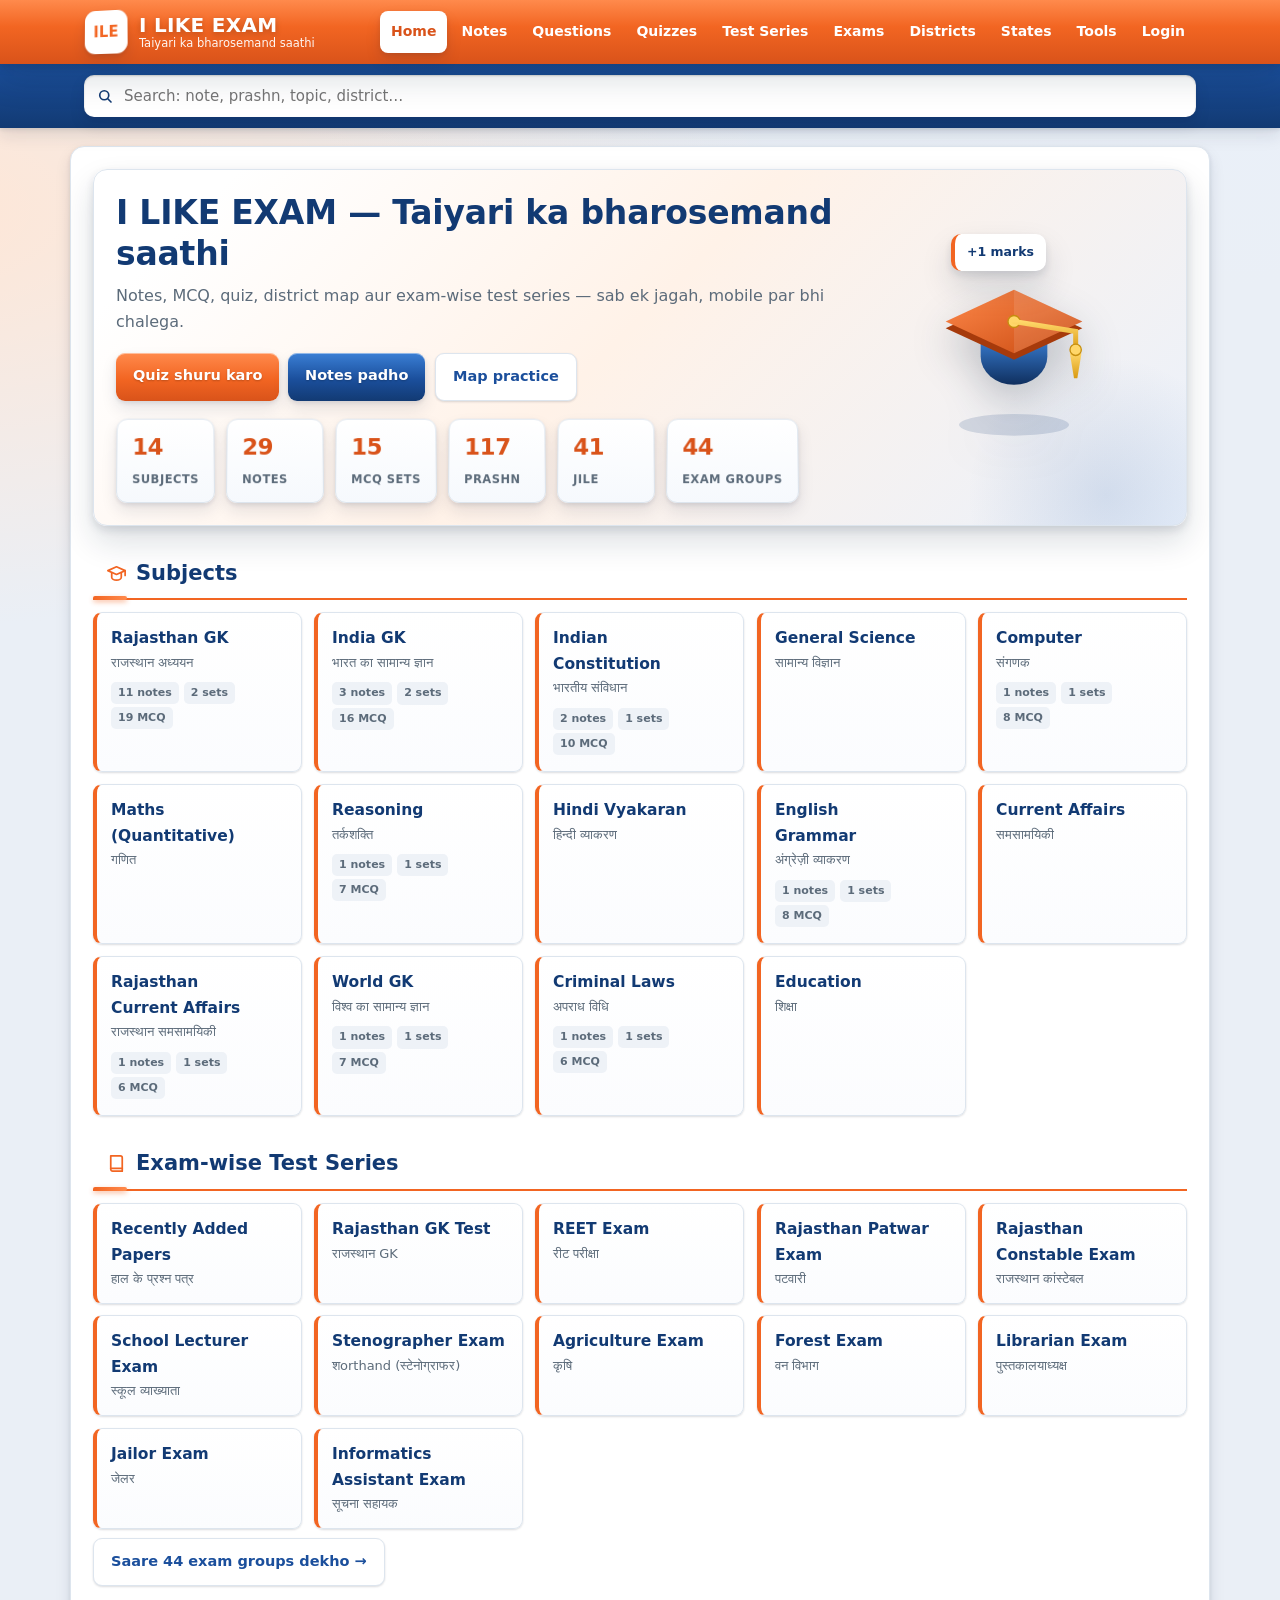
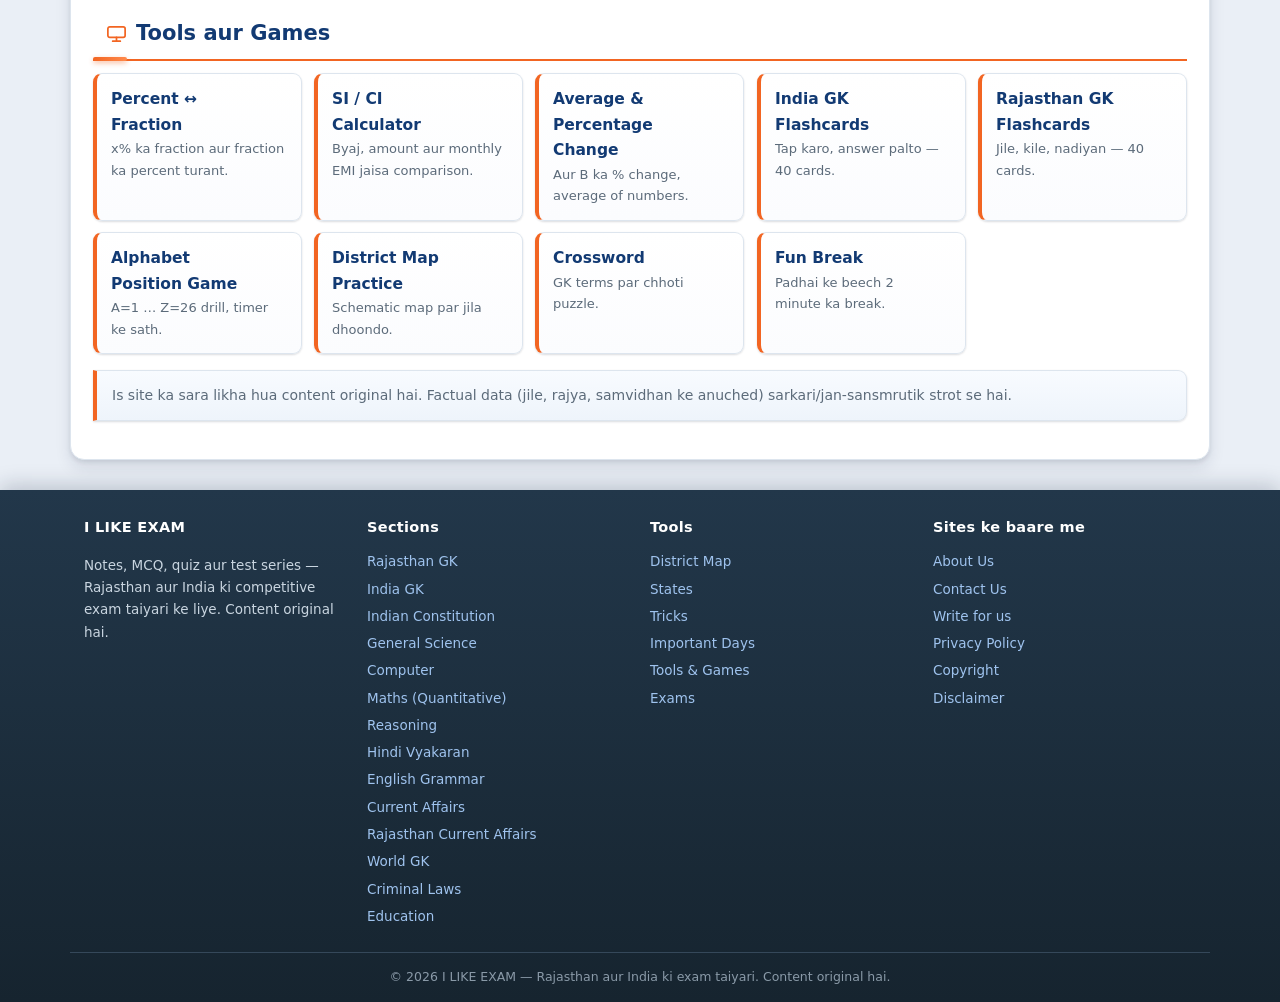
<file: index.html>
<!DOCTYPE html>
<html lang="hi">
<head>
<meta charset="utf-8">
<meta name="viewport" content="width=device-width, initial-scale=1">
<title>I LIKE EXAM — Rajasthan GK, Notes, Quizzes & Test Series</title>
<meta name="description" content="I LIKE EXAM — Rajasthan aur India ki taiyari ke liye notes, MCQ, quiz, district map, tricks aur exam-wise test series.">
<meta name="theme-color" content="#f26522">
<link rel="manifest" href="manifest.webmanifest">
<link rel="icon" href="icons/icon.svg" type="image/svg+xml">
<link rel="apple-touch-icon" href="icons/icon-512.png">
<link rel="canonical" href="https://ilikeexam.vercel.app/">
<meta name="robots" content="index,follow">
<meta property="og:type" content="website">
<meta property="og:site_name" content="I LIKE EXAM">
<meta property="og:title" content="I LIKE EXAM — Rajasthan GK, Notes, Quizzes & Test Series">
<meta property="og:description" content="Rajasthan aur India ki competitive exam ke liye free notes, MCQ, quiz, test series, jile ka map aur short tricks — REET, Patwar, CET, Constable, RAS.">
<meta property="og:url" content="https://ilikeexam.vercel.app/">
<meta property="og:image" content="https://ilikeexam.vercel.app/icons/icon-512.png">
<meta name="twitter:card" content="summary">
<meta name="twitter:title" content="I LIKE EXAM — Rajasthan GK, Notes, Quizzes & Test Series">
<meta name="twitter:description" content="Free notes, MCQ, quiz aur test series — Rajasthan aur India ki exam taiyari ke liye.">
<meta name="apple-mobile-web-app-capable" content="yes">
<meta name="apple-mobile-web-app-title" content="I LIKE EXAM">
<script async src="https://pagead2.googlesyndication.com/pagead/js/adsbygoogle.js?client=ca-pub-7740735026900434" crossorigin="anonymous"></script>
<link rel="stylesheet" href="css/style.css">
</head>
<body>
<a class="skip" href="#main">Skip to main content</a>

<header class="topbar">
  <div class="wrap topbar-inner">
    <a class="brand" href="#/">
      <span class="brand-mark">ILE</span>
      <span class="brand-text"><b>I LIKE EXAM</b><small>Taiyari ka bharosemand saathi</small></span>
    </a>
    <button class="nav-toggle" id="navToggle" aria-expanded="false" aria-controls="mainnav">☰ Menu</button>
    <nav id="mainnav" class="mainnav" aria-label="Main"></nav>
  </div>
</header>

<div class="searchbar">
  <div class="wrap">
    <span class="glass" aria-hidden="true"><svg viewBox="0 0 24 24" fill="none" stroke="currentColor" stroke-width="2.2" stroke-linecap="round"><circle cx="11" cy="11" r="6"/><path d="M20 20l-4.3-4.3"/></svg></span>
    <input id="siteSearch" type="search" placeholder="Search: note, prashn, topic, district…" autocomplete="off">
    <div id="searchResults" class="search-results" hidden></div>
  </div>
</div>

<main id="main" class="wrap page"></main>

<footer class="sitefoot">
  <div class="wrap foot-grid">
    <div>
      <h4>I LIKE EXAM</h4>
      <p>Notes, MCQ, quiz aur test series — Rajasthan aur India ki competitive exam taiyari ke liye. Content original hai.</p>
    </div>
    <div>
      <h4>Sections</h4>
      <ul id="footSubjects"></ul>
    </div>
    <div>
      <h4>Tools</h4>
      <ul id="footTools"></ul>
    </div>
    <div>
      <h4>Sites ke baare me</h4>
      <ul>
        <li><a href="#/about">About Us</a></li>
        <li><a href="#/contact">Contact Us</a></li>
        <li><a href="#/contribute">Write for us</a></li>
        <li><a href="#/privacy">Privacy Policy</a></li>
        <li><a href="#/copyright">Copyright</a></li>
        <li><a href="#/disclaimer">Disclaimer</a></li>
      </ul>
    </div>
  </div>
  <div class="wrap copyline">© <span id="year"></span> I LIKE EXAM — Rajasthan aur India ki exam taiyari. Content original hai.</div>
</footer>

<script src="js/data.js"></script>
<script src="js/icons.js"></script>
<script src="js/app.js"></script>
</body>
</html>
</file>
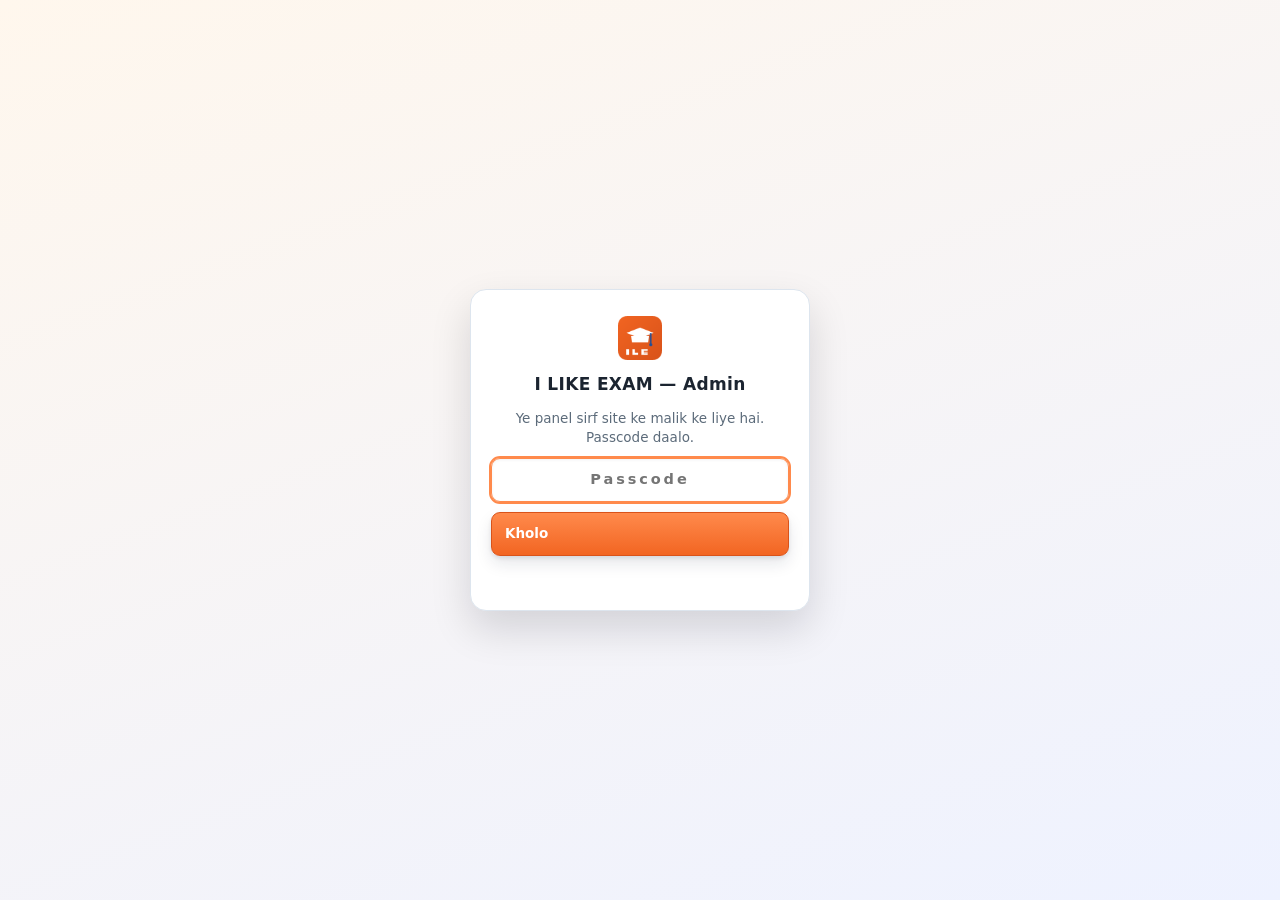
<file: admin.html>
<!DOCTYPE html>
<html lang="hi">
<head>
<meta charset="utf-8">
<meta name="viewport" content="width=device-width, initial-scale=1">
<title>Admin — I LIKE EXAM data panel</title>
<meta name="robots" content="noindex, nofollow, noarchive, nosnippet">
<link rel="icon" href="icons/icon.svg" type="image/svg+xml">
<link rel="stylesheet" href="css/style.css">
<link rel="stylesheet" href="css/admin.css">
<style>
.adm-lock{position:fixed;inset:0;z-index:99;display:flex;align-items:center;justify-content:center;padding:20px;
  background:linear-gradient(160deg,#fff7ed,#eef2ff)}
.adm-lock[hidden]{display:none!important}
.adm-lock-card{width:100%;max-width:340px;display:flex;flex-direction:column;align-items:center;gap:10px;
  background:#fff;border:1px solid var(--line);border-radius:16px;padding:26px 20px;text-align:center;
  box-shadow:0 18px 40px rgba(2,6,23,.14)}
.adm-lock-card b{font-size:17px;letter-spacing:.02em}
.adm-lock-card p{margin:0;color:var(--muted);font-size:13.5px;line-height:1.45}
.adm-lock-card .adm-in{text-align:center;letter-spacing:.2em;font-weight:800}
.adm-lock-card .adm-btn{width:100%;min-height:44px}
.adm-lock-card .adm-lock-msg{min-height:18px;font-size:13px;font-weight:800;color:#b91c1c}
body.adm-locked>*:not(.adm-lock){display:none!important}
</style>
</head>
<body class="adm adm-locked">

<div class="adm-lock" id="admLock">
  <form class="adm-lock-card" id="admLockForm" autocomplete="off">
    <img src="icons/icon-512.png" alt="" width="44" height="44">
    <b>I LIKE EXAM — Admin</b>
    <p>Ye panel sirf site ke malik ke liye hai. Passcode daalo.</p>
    <input class="adm-in" id="admPass" type="password" inputmode="text" autocomplete="current-password"
           placeholder="Passcode" aria-label="Passcode" required>
    <button class="adm-btn" type="submit">Kholo</button>
    <p class="adm-lock-msg" id="admLockMsg" role="alert"></p>
  </form>
</div>

<header class="adm-top">
  <div class="wrap adm-top-inner">
    <div class="adm-brand"><b>ADMIN</b><span>I LIKE EXAM — content panel</span></div>
    <div class="adm-counts" id="admCounts"></div>
    <div class="adm-status" id="admStatus">Khul raha hai…</div>
    <div class="adm-top-actions">
      <a class="adm-btn ghost" href="index.html" target="_blank" rel="noopener">Site kholo</a>
      <button class="adm-btn ghost" type="button" id="admLockBtn" title="Is device par panel band karo">Lock</button>
    </div>
  </div>
</header>

<nav class="adm-tabs" id="admTabs" aria-label="Admin sections"></nav>

<main class="wrap adm-main" id="admMain"></main>

<footer class="adm-foot">
  <div class="wrap">
    <p><b>Ye panel online nahi chalta.</b> Aapke browser me hi kaam karta hai — koi server nahi, koi database nahi.
    Isliye ye site ko bhi nahi badal sakta: yahan likha data turant <em>draft</em> me save hota hai (sirf isi computer ke isi browser me).
    Duniya ko tab dikhega jab aap <b>Publish</b> tab se <code>data.js</code> aur <code>questions.js</code> download karke
    apni site ke <code>js</code> folder me purani files ki jagah rakh kar deploy karoge.</p>
  </div>
</footer>

<script>
/* Panel ka passcode taala. Naya passcode chahiye to neeche CODE ki value badal do.
   Dhyan rahe: static site par ye asli taala nahi ban sakta — code har browser me
   aata hai, isliye aaise-hi ghoomne wale ko rokta hai, jaan-boojh ke todne wale ko nahi. */
(function () {
  var CODE = "ILX2026";
  var KEY = "ile:adm:ok";
  var lock = document.getElementById("admLock");
  var form = document.getElementById("admLockForm");
  var inp = document.getElementById("admPass");
  var msg = document.getElementById("admLockMsg");
  var btn = form.querySelector("button");
  var tries = 0, timer = null;

  function remembered() { try { return localStorage.getItem(KEY) === "1"; } catch (e) { return false; } }

  function load() {
    lock.hidden = true;
    document.body.classList.remove("adm-locked");
    var lockBtn = document.getElementById("admLockBtn");
    if (lockBtn) lockBtn.onclick = function () {
      try { localStorage.removeItem(KEY); } catch (e) {}
      location.reload();
    };
    var files = ["js/data.js", "js/questions.js", "js/admin.js"];
    (function next(i) {
      if (i >= files.length) return;
      var s = document.createElement("script");
      s.src = files[i];
      s.async = false;
      s.onload = function () { next(i + 1); };
      s.onerror = function () { msg.textContent = "File load nahi hui: " + files[i]; };
      document.body.appendChild(s);
    })(0);
  }

  if (remembered()) { load(); return; }

  form.onsubmit = function (e) {
    e.preventDefault();
    if (timer) return;
    if (inp.value.trim().toUpperCase() === CODE) {
      try { localStorage.setItem(KEY, "1"); } catch (err) {}
      load();
      return;
    }
    tries++;
    inp.value = "";
    if (tries < 3) { msg.textContent = "Galat passcode."; return; }
    var left = 15;
    btn.disabled = true;
    msg.textContent = "Galat passcode. " + left + "s ruko…";
    timer = setInterval(function () {
      left--;
      if (left <= 0) {
        clearInterval(timer); timer = null;
        btn.disabled = false; msg.textContent = ""; tries = 0;
      } else {
        msg.textContent = "Galat passcode. " + left + "s ruko…";
      }
    }, 1000);
  };
  inp.focus();
})();
</script>
</body>
</html>
</file>
<file: css/style.css>
/* =============================================================
   I LIKE EXAM — style.css : 3D depth design system (no library)
   ============================================================= */
*{box-sizing:border-box}
:root{
  --orange:#f26522;--orange-d:#d9531a;--orange-l:#ff8a4c;--orange-pale:#fff2e8;
  --blue:#1b4f9c;--blue-d:#123a73;--blue-l:#3a7fd5;--blue-pale:#eaf1fb;
  --ink:#1b2430;--muted:#5c6b7a;--line:#dde5ee;--bg:#eaeff6;--paper:#fff;
  --ok:#1c8a4a;--ok-pale:#e8f6ec;--bad:#c62828;--bad-pale:#fdecec;--gold:#ffc94a;

  --font:system-ui,"Segoe UI",Roboto,"Helvetica Neue","Noto Sans","Noto Sans Devanagari","Nirmala UI",Arial,sans-serif;

  /* elevation steps — har layer ka apna shadow */
  --e1:0 1px 2px rgba(16,32,54,.10),0 1px 3px rgba(16,32,54,.06);
  --e2:0 2px 4px rgba(16,32,54,.10),0 8px 16px rgba(16,32,54,.10);
  --e3:0 4px 8px rgba(16,32,54,.12),0 16px 32px rgba(16,32,54,.14);
  --e4:0 10px 22px rgba(16,32,54,.16),0 30px 60px rgba(16,32,54,.20);
  --inset:inset 0 1px 0 rgba(255,255,255,.45);
  --r:14px;--r-s:9px;
}

html{scroll-behavior:smooth}
html,body{margin:0;padding:0}
body{
  font-family:var(--font);color:var(--ink);font-size:15.5px;line-height:1.65;
  background:
    radial-gradient(1100px 460px at 88% -160px,var(--blue-pale),transparent),
    radial-gradient(900px 420px at -120px 8%,#ffe6d5,transparent),
    linear-gradient(var(--bg),var(--bg));
  -webkit-font-smoothing:antialiased;text-rendering:optimizeLegibility;
}
a{color:var(--blue);text-decoration:none}
a:hover{text-decoration:underline}
img,svg{max-width:100%}
.wrap{max-width:1140px;margin:0 auto;padding:0 14px}
.skip{position:absolute;left:-9999px;top:0;background:#fff;padding:8px;color:var(--blue)}
.skip:focus{left:8px;z-index:99}

/* ---------------- header ---------------- */
.topbar{
  background:linear-gradient(180deg,var(--orange-l),var(--orange) 42%,var(--orange-d));
  color:#fff;box-shadow:var(--e3);position:relative;z-index:30;
}
.topbar::after{content:"";position:absolute;left:0;right:0;bottom:-6px;height:6px;background:linear-gradient(180deg,rgba(18,58,115,.22),transparent)}
.topbar-inner{display:flex;align-items:center;gap:16px;flex-wrap:wrap;padding-top:10px;padding-bottom:10px}
.brand{display:flex;align-items:center;gap:11px;color:#fff}
.brand:hover{text-decoration:none}
.brand-mark{
  width:44px;height:44px;border-radius:11px;background:#fff;color:var(--orange);font-size:15px;font-weight:800;
  display:grid;place-items:center;letter-spacing:.2px;box-shadow:var(--e2),var(--inset);
  transform:perspective(500px) rotateX(10deg) rotateY(-14deg);transition:transform .28s
}
.brand:hover .brand-mark{transform:perspective(500px) rotateX(0) rotateY(0) translateY(-2px)}
.brand-text{display:flex;flex-direction:column;line-height:1.15}
.brand-text b{font-size:20px;font-weight:800;letter-spacing:.3px;text-shadow:0 2px 6px rgba(0,0,0,.22)}
.brand-text small{font-size:11.5px;opacity:.95}
.nav-toggle{display:none;margin-left:auto;background:rgba(255,255,255,.18);border:1px solid rgba(255,255,255,.55);color:#fff;font-size:14.5px;padding:8px 13px;border-radius:8px;cursor:pointer;font-family:inherit;font-weight:700;box-shadow:var(--e1)}
.mainnav{margin-left:auto;display:flex;gap:3px;flex-wrap:wrap}
.mainnav a{color:#fff;padding:9px 11px;border-radius:8px;font-size:14px;font-weight:700;transition:background .16s,transform .16s,box-shadow .16s}
.mainnav a:hover{background:rgba(0,0,0,.16);text-decoration:none;transform:translateY(-1px)}
.mainnav a.on{background:#fff;color:var(--orange-d);box-shadow:var(--e2)}

/* ---------------- search ---------------- */
.searchbar{background:linear-gradient(180deg,var(--blue),var(--blue-d));padding:11px 0;position:relative;box-shadow:var(--e2)}
.searchbar .wrap{position:relative}
#siteSearch{width:100%;padding:12px 14px 12px 40px;border:0;border-radius:10px;font-size:15px;font-family:inherit;box-shadow:var(--e2),inset 0 1px 2px rgba(0,0,0,.18)}
#siteSearch:focus{outline:3px solid var(--gold);outline-offset:1px}
.searchbar .glass{position:absolute;left:26px;top:50%;transform:translateY(-50%);width:18px;height:18px;color:var(--blue-d);pointer-events:none}
.search-results{position:absolute;top:100%;left:14px;right:14px;background:#fff;border:1px solid var(--line);border-radius:0 0 12px 12px;max-height:60vh;overflow:auto;z-index:40;box-shadow:var(--e4)}
.search-results a{display:block;padding:10px 13px;border-bottom:1px solid #f1f3f6;color:var(--ink)}
.search-results a:hover{background:var(--orange-pale);text-decoration:none}
.search-results .kind{font-size:10.5px;color:#fff;background:var(--orange);border-radius:5px;padding:2px 7px;margin-right:8px;text-transform:uppercase;letter-spacing:.4px;font-weight:700}
.search-results .none{padding:13px;color:var(--muted)}

/* ---------------- page shell + 3D entry ---------------- */
.page{
  background:var(--paper);margin:18px auto 30px;padding:22px;border:1px solid var(--line);
  border-radius:var(--r);min-height:52vh;box-shadow:var(--e2);
}
/* fill-mode janbhoojh ke saath nahi: page hamesha visible rehta hai, animation bas chalti hai */
.page.enter{animation:pageIn .38s cubic-bezier(.2,.7,.3,1)}
@keyframes pageIn{from{opacity:0;transform:translateY(14px) scale(.99)}to{opacity:1;transform:none}}
.crumb{font-size:12.5px;color:var(--muted);margin-bottom:14px}
.crumb a{color:var(--blue)}
/* "Back" — breadcrumb ke bagal me chhota pill, har andar wale page par */
.backbtn{
  appearance:none;-webkit-appearance:none;font:inherit;font-size:12px;line-height:1;
  display:inline-flex;align-items:center;vertical-align:-2px;margin:0 9px 0 0;padding:5px 10px 5px 7px;
  border:1px solid var(--line);border-radius:999px;background:#fff;color:var(--blue);
  box-shadow:var(--e1);cursor:pointer;text-shadow:none;
}
.backbtn:hover{background:var(--blue-pale);box-shadow:var(--e2);color:var(--blue-d)}
.backbtn:active{transform:translateY(1px);box-shadow:var(--e1)}
h1{font-size:29px;line-height:1.25;margin:0 0 8px;color:var(--blue-d);font-weight:800;letter-spacing:-.2px}
h2{font-size:21px;margin:30px 0 12px;padding:0 0 8px 12px;border-bottom:2px solid var(--orange);color:var(--blue-d);font-weight:800;position:relative}
h2::before{content:"";position:absolute;left:0;bottom:-2px;width:34px;height:4px;background:linear-gradient(90deg,var(--orange),var(--orange-l));border-radius:2px;box-shadow:0 2px 5px rgba(242,101,34,.45)}
h3{font-size:17.5px;margin:20px 0 9px;color:var(--ink);font-weight:700}
p.lead{color:var(--muted);margin:0 0 18px;font-size:16px}

/* ---------------- 3D hero ---------------- */
.hero{
  background:linear-gradient(135deg,#fff 10%,var(--orange-pale) 48%,var(--blue-pale) 100%);
  border:1px solid var(--line);border-radius:var(--r);padding:22px;display:flex;gap:22px;align-items:center;flex-wrap:wrap;
  box-shadow:var(--e3);position:relative;overflow:hidden
}
.hero::before{content:"";position:absolute;inset:auto -60px -110px auto;width:280px;height:280px;border-radius:50%;background:radial-gradient(circle,rgba(27,79,156,.13),transparent 70%)}
.hero > div{position:relative;z-index:2}
.hero > div:not(.hero3d){flex:1 1 300px}
.hero h1{font-size:33px}
.hero-stats{display:flex;gap:11px;flex-wrap:wrap;margin-top:16px}
.stat{
  background:linear-gradient(180deg,#fff,#f6f9fd);border:1px solid var(--line);border-radius:11px;padding:10px 15px;min-width:98px;
  box-shadow:var(--e2),var(--inset);transform:perspective(600px) rotateX(6deg);transform-origin:50% 100%;
  transition:transform .22s,box-shadow .22s
}
.stat:hover{transform:perspective(600px) rotateX(0) translateY(-3px);box-shadow:var(--e3)}
.stat b{display:block;font-size:23px;color:var(--orange-d);font-variant-numeric:tabular-nums;letter-spacing:-.4px}
.stat span{font-size:11.5px;color:var(--muted);text-transform:uppercase;letter-spacing:.5px;font-weight:700}

.hero3d{flex:0 0 300px;position:relative;perspective:900px;min-height:250px}
.tilt{position:absolute;inset:0;transform-style:preserve-3d;transition:transform .3s ease-out;transform:rotateX(calc(var(--ty,0)*1deg)) rotateY(calc(var(--tx,0)*1deg))}
.stage{position:absolute;left:50%;top:50%;width:250px;height:210px;margin:-105px 0 0 -125px;transform-style:preserve-3d}

/* Topi = ek crisp SVG jo 3D me jhoomti hai. Div-se-bana 3D model edge-on hoke
   toot-ti lines banata tha aur hero se kat-ta tha — isliye SVG wala rasta. */
.cap3d{
  position:absolute;left:50%;top:50%;width:200px;height:187px;margin:-94px 0 0 -100px;
  filter:drop-shadow(0 16px 20px rgba(18,32,54,.24));
  animation:capFloat 7.5s ease-in-out infinite
}
@keyframes capFloat{
  0%,100%{transform:perspective(800px) rotateY(-15deg) rotateX(9deg) translateY(-7px)}
  50%{transform:perspective(800px) rotateY(15deg) rotateX(-7deg) translateY(9px)}
}

.chip3d{position:absolute;display:grid;place-items:center;width:42px;height:42px;border-radius:11px;font-weight:800;font-size:17px;color:#fff;
  background:linear-gradient(160deg,var(--blue-l),var(--blue-d));box-shadow:var(--e3),var(--inset);animation:floaty 6s ease-in-out infinite}
.chip3d.right{background:linear-gradient(160deg,#37b06a,var(--ok))}
.chip3d.wrongc{background:linear-gradient(160deg,#e15b5b,#8e1c1c)}
.chip3d.p1{left:-4px;top:14px;animation-delay:-.4s}
.chip3d.p2{right:6px;top:6px;animation-delay:-2.2s}
.chip3d.p3{left:14px;bottom:20px;animation-delay:-3.6s}
.chip3d.p4{right:-2px;bottom:34px;animation-delay:-1.3s}
@keyframes floaty{0%,100%{transform:translateY(-7px) rotateX(14deg) rotateY(-16deg)}50%{transform:translateY(9px) rotateX(6deg) rotateY(12deg)}}
/* card top-center par hai — diamond ki left tip (SVG x=19) se takrata nahi */
.floatcard{position:absolute;left:62px;top:-8px;padding:8px 12px;border-radius:10px;background:#fff;border-left:4px solid var(--orange);box-shadow:var(--e3);font-size:12.5px;font-weight:800;color:var(--blue-d);animation:floaty 7.5s ease-in-out infinite;animation-delay:-2s}

/* ---------------- tiles with 3D tilt ---------------- */
.grid{display:grid;gap:12px;grid-template-columns:repeat(auto-fill,minmax(180px,1fr))}
.grid.wide{grid-template-columns:repeat(auto-fill,minmax(250px,1fr))}
.tile{
  display:block;background:linear-gradient(180deg,#fff,#fbfcfe);border:1px solid var(--line);border-left:4px solid var(--orange);
  border-radius:var(--r-s);padding:13px 14px;color:var(--ink);box-shadow:var(--e1);
  transform:perspective(700px) translateZ(0);transform-style:preserve-3d;
  transition:transform .2s cubic-bezier(.2,.7,.3,1),box-shadow .2s,border-color .2s
}
.tile:hover{background:linear-gradient(180deg,#fff,var(--orange-pale));text-decoration:none;box-shadow:var(--e3);transform:perspective(700px) translateY(-5px) rotateX(6deg)}
.tile:active{transform:perspective(700px) translateY(-1px) rotateX(2deg)}
.tile b{display:block;font-size:15.5px;color:var(--blue-d);font-weight:800}
.tile .hi{display:block;font-size:13px;color:var(--muted)}
.tile .meta{display:block;margin-top:9px;font-size:11px;color:var(--muted)}
.tile .meta i{font-style:normal;background:#eef2f7;border-radius:5px;padding:2px 7px;margin-right:5px;font-weight:700;display:inline-block;margin-bottom:3px}
.tile .ic{float:right;margin:-2px -4px 6px 8px;width:28px;height:28px;color:var(--orange);opacity:.9}
.ic svg{width:100%;height:100%;display:block}
.ic.inline{display:inline-block;width:23px;height:23px;vertical-align:-5px;margin-right:8px;color:var(--orange)}
h1 .ic.inline{width:27px;height:27px;vertical-align:-6px}

/* ---------------- buttons ---------------- */
.btn{
  display:inline-block;background:linear-gradient(180deg,var(--orange-l),var(--orange) 55%,var(--orange-d));color:#fff;border:0;
  border-radius:9px;padding:11px 17px;font-size:14.5px;font-weight:800;cursor:pointer;font-family:inherit;
  box-shadow:var(--e2),var(--inset);text-shadow:0 1px 2px rgba(0,0,0,.22);
  transform:perspective(500px);transition:transform .14s,box-shadow .14s,filter .14s
}
.btn:hover{color:#fff;text-decoration:none;transform:perspective(500px) translateY(-2px);box-shadow:var(--e3);filter:saturate(1.1)}
.btn:active{transform:perspective(500px) translateY(1px);box-shadow:var(--e1)}
.btn.blue{background:linear-gradient(180deg,var(--blue-l),var(--blue) 55%,var(--blue-d))}
.btn.ghost{background:#fff;color:var(--blue);border:1px solid var(--line);box-shadow:var(--e1);text-shadow:none}
.btn.ghost:hover{background:var(--blue-pale)}
.btnrow{display:flex;gap:9px;flex-wrap:wrap;margin:16px 0}

/* ---------------- tables ---------------- */
table.tb{width:100%;border-collapse:separate;border-spacing:0;font-size:14.5px;margin:12px 0;border:1px solid var(--line);border-radius:var(--r-s);overflow:hidden;box-shadow:var(--e1)}
table.tb th{background:linear-gradient(180deg,var(--blue-l),var(--blue));color:#fff;text-align:left;padding:10px;font-size:13px;font-weight:700;letter-spacing:.2px}
table.tb td{padding:9px 11px;border-bottom:1px solid var(--line)}
table.tb tr:nth-child(even) td{background:#f8fafd}
table.tb tr:last-child td{border-bottom:0}
table.tb tr:hover td{background:var(--orange-pale)}
.table-scroll{overflow-x:auto;-webkit-overflow-scrolling:touch}

/* ---------------- notes / articles ---------------- */
.note{border-bottom:1px dashed var(--line);padding:12px 0;transition:padding-left .18s}
.note:hover{padding-left:6px}
.note a{font-weight:700;font-size:16.5px}
.note small{display:block;color:var(--muted);font-weight:400;font-size:12.5px}
.article{max-width:840px}
.article h2{margin-top:26px}
.article .box{background:linear-gradient(180deg,#f7fafd,#eff4fb);border:1px solid var(--line);border-left:4px solid var(--blue);padding:13px 15px;margin:16px 0;border-radius:0 var(--r-s) var(--r-s) 0;box-shadow:var(--e1)}
.article ul{padding-left:22px}
.article li{margin:5px 0}
.article img{display:block;max-width:100%;height:auto;margin:16px 0;border-radius:10px;border:1px solid var(--line);box-shadow:var(--e1)}
.kv{display:grid;grid-template-columns:190px 1fr;gap:5px 14px;font-size:14.5px}
.kv dt{color:var(--muted)}
.kv dd{margin:0;font-weight:700}

/* ---------------- chips ---------------- */
.optbar{display:flex;gap:9px;flex-wrap:wrap;margin-bottom:16px;align-items:center}
.chip{border:1px solid var(--line);background:#fff;border-radius:18px;padding:6px 13px;font-size:13px;cursor:pointer;color:var(--ink);font-weight:700;box-shadow:var(--e1);transition:transform .15s,background .15s}
.chip:hover{background:var(--blue-pale);text-decoration:none;transform:translateY(-2px)}
.chip.on{background:linear-gradient(180deg,var(--blue-l),var(--blue));color:#fff;border-color:var(--blue);box-shadow:var(--e2)}

/* ---------------- quiz ---------------- */
.qcard{border:1px solid var(--line);border-radius:var(--r);padding:16px;margin:0 0 14px;background:#fff;box-shadow:var(--e2)}
.qcard .qn{font-size:12px;color:var(--muted);font-weight:700;letter-spacing:.4px;text-transform:uppercase}
.qcard .qt{font-weight:700;margin:5px 0 12px;font-size:17px;line-height:1.45}
.opt{
  display:block;width:100%;text-align:left;background:linear-gradient(180deg,#fbfcfe,#f5f8fc);border:1px solid var(--line);border-radius:9px;
  padding:11px 13px;margin:7px 0;cursor:pointer;font-family:inherit;font-size:15.5px;color:var(--ink);
  box-shadow:var(--e1);transform:perspective(600px);transition:transform .14s,box-shadow .14s,background .14s,border-color .14s
}
.opt:hover{background:var(--orange-pale);border-color:var(--orange);transform:perspective(600px) translateX(3px) translateY(-1px);box-shadow:var(--e2)}
.opt.right{background:linear-gradient(180deg,#eefaf1,var(--ok-pale));border-color:var(--ok);color:#12603a;font-weight:800;box-shadow:0 0 0 3px rgba(28,138,74,.14)}
.opt.wrong{background:linear-gradient(180deg,#fef3f3,var(--bad-pale));border-color:var(--bad);color:#8e1c1c}
.opt:disabled{cursor:default;transform:none}
.explain{font-size:13.5px;color:var(--muted);margin-top:10px;padding-top:10px;border-top:1px dashed var(--line)}
.explain b{color:var(--ok)}

.quizhead{position:sticky;top:0;background:rgba(255,255,255,.97);backdrop-filter:blur(4px);border-bottom:1px solid var(--line);padding:12px 0;margin:-22px -22px 16px;padding-left:22px;padding-right:22px;z-index:5;box-shadow:var(--e1)}
.quizhead .row{display:flex;justify-content:space-between;align-items:center;gap:12px;flex-wrap:wrap}
.bar{height:8px;background:#e9edf3;border-radius:5px;overflow:hidden;margin-top:10px;box-shadow:inset 0 1px 2px rgba(0,0,0,.12)}
.bar i{display:block;height:100%;background:linear-gradient(90deg,var(--orange),var(--gold));width:0;transition:width .25s;box-shadow:0 0 8px rgba(242,101,34,.6)}
.pill{font-size:13px;background:var(--blue-pale);border:1px solid #cfe0f7;border-radius:16px;padding:4px 12px;color:var(--blue-d);font-weight:800}
.result{text-align:center;padding:30px 12px}
.result .score{font-size:54px;font-weight:800;color:var(--orange-d);letter-spacing:-1px;text-shadow:0 3px 10px rgba(242,101,34,.25)}
.result table{margin:20px auto 0;max-width:640px}

/* ---------------- district map ---------------- */
.mapwrap{display:grid;grid-template-columns:1fr 320px;gap:18px;align-items:start}
.mapbox{background:linear-gradient(160deg,#f7fafd,#eaf1fb);border:1px solid var(--line);border-radius:var(--r);padding:14px;box-shadow:var(--e2)}
.mapbox svg{width:100%;height:auto;display:block;filter:drop-shadow(0 6px 14px rgba(18,32,54,.16))}
.dcell{fill:#cfe0f5;stroke:#fff;stroke-width:2;cursor:pointer;transition:fill .16s}
.dcell:hover{fill:var(--orange)}
.dcell.hit{fill:#8fd3a8}
.dcell.miss{fill:#f3b0b0}
.dlabel{font-size:8px;fill:#123a73;pointer-events:none;text-anchor:middle;font-family:var(--font)}

/* ---------------- tabs / calendar ---------------- */
.tabs{display:flex;gap:7px;border-bottom:2px solid var(--orange);margin:20px 0 15px;flex-wrap:wrap}
.tabs button{background:#eef2f7;border:1px solid var(--line);border-bottom:0;border-radius:8px 8px 0 0;padding:9px 15px;font-family:inherit;font-size:14px;cursor:pointer;font-weight:700;color:var(--muted)}
.tabs button.on{background:linear-gradient(180deg,var(--orange-l),var(--orange));color:#fff;border-color:var(--orange);box-shadow:var(--e2)}
.cal{display:grid;grid-template-columns:repeat(7,1fr);gap:7px}
.cal .h{background:linear-gradient(180deg,var(--blue-l),var(--blue));color:#fff;text-align:center;padding:7px;font-size:12px;border-radius:7px;font-weight:700;box-shadow:var(--e1)}
.cal .d{background:#fff;border:1px solid var(--line);border-radius:7px;min-height:70px;padding:6px;font-size:12px;box-shadow:var(--e1);transition:transform .16s,box-shadow .16s}
.cal .d:hover{transform:perspective(600px) translateY(-3px) rotateX(6deg);box-shadow:var(--e2)}
.cal .d b{display:block;color:var(--muted);font-size:11px}
.cal .d.ev{background:linear-gradient(180deg,#fff,var(--orange-pale));border-color:var(--orange)}
.cal .d span{display:block;font-size:10.5px;line-height:1.35;color:var(--blue-d);font-weight:700}

/* ---------------- flashcards (3D flip) ---------------- */
.flash{
  background:linear-gradient(150deg,#fff,var(--blue-pale));border:1px solid #cfe0f7;border-radius:var(--r);padding:30px 24px;text-align:center;cursor:pointer;
  min-height:170px;display:grid;place-items:center;box-shadow:var(--e3);transform-origin:50% 50%
}
.flash.flip{animation:flip .42s cubic-bezier(.3,.7,.3,1)}
@keyframes flip{0%{transform:perspective(900px) rotateY(84deg) scale(.96);opacity:.35}60%{transform:perspective(900px) rotateY(-9deg) scale(1.01);opacity:1}100%{transform:perspective(900px) rotateY(0) scale(1)}}
.flash .big{font-size:25px;font-weight:800;color:var(--blue-d)}
.flash .small{font-size:13px;color:var(--muted);margin-top:10px}

/* ---------------- tools / forms ---------------- */
.tool{border:1px solid var(--line);border-radius:var(--r);padding:16px;margin-bottom:16px;background:linear-gradient(180deg,#fafcff,#f4f7fb);box-shadow:var(--e2)}
.tool input,.tool select{padding:10px;border:1px solid var(--line);border-radius:8px;font-family:inherit;font-size:15px;width:100%;max-width:270px;background:#fff;box-shadow:inset 0 1px 2px rgba(16,32,54,.08)}
.tool input:focus,.tool select:focus,form.f input:focus,form.f textarea:focus{outline:3px solid var(--gold);outline-offset:1px}
.out{background:#fff;border:1px dashed var(--blue);border-radius:9px;padding:12px 14px;margin-top:12px;font-size:15.5px;min-height:24px;box-shadow:var(--e1)}
.out b{color:var(--orange-d);font-size:21px;font-variant-numeric:tabular-nums}
label.f{display:block;font-size:13px;color:var(--muted);margin:12px 0 4px;font-weight:700}
form.f{max-width:540px}
form.f input,form.f textarea{width:100%;padding:11px;border:1px solid var(--line);border-radius:9px;font-family:inherit;font-size:15px;box-shadow:inset 0 1px 2px rgba(16,32,54,.07)}
.msg{background:linear-gradient(180deg,#f0fbf4,var(--ok-pale));border:1px solid var(--ok);color:#12603a;padding:12px 14px;border-radius:9px;margin:14px 0;font-size:14.5px;box-shadow:var(--e1)}
.msg.warn{background:linear-gradient(180deg,#fff6ea,var(--orange-pale));border-color:var(--orange);color:#8a4b12}

/* ---------------- misc ---------------- */
.notice{background:linear-gradient(180deg,#f8fbff,#eef4fb);border:1px solid var(--line);border-left:4px solid var(--orange);padding:13px 15px;border-radius:0 var(--r-s) var(--r-s) 0;font-size:14px;color:var(--muted);margin:16px 0;box-shadow:var(--e1)}
.pager{display:flex;gap:7px;flex-wrap:wrap;margin:18px 0}
.pager a,.pager span{border:1px solid var(--line);border-radius:7px;padding:7px 12px;font-size:13px;background:#fff;box-shadow:var(--e1);font-weight:700}
.pager a:hover{transform:translateY(-2px);text-decoration:none;box-shadow:var(--e2)}
.pager .cur{background:linear-gradient(180deg,var(--blue-l),var(--blue));color:#fff;border-color:var(--blue)}
.svghide{display:none}

/* back to top */
.totop{position:fixed;right:16px;bottom:16px;width:44px;height:44px;border-radius:12px;border:0;background:linear-gradient(180deg,var(--blue-l),var(--blue-d));color:#fff;
  display:grid;place-items:center;cursor:pointer;box-shadow:var(--e4);opacity:0;pointer-events:none;transform:translateY(14px) scale(.9);transition:opacity .2s,transform .2s;z-index:50}
.totop.on{opacity:1;pointer-events:auto;transform:translateY(0) scale(1)}
.totop svg{width:20px;height:20px}

/* ---------------- footer ---------------- */
.sitefoot{background:linear-gradient(180deg,#22374a,#16242f);color:#c9d5e0;padding:26px 0 14px;font-size:13.5px;box-shadow:0 -4px 20px rgba(16,32,54,.22)}
.sitefoot h4{color:#fff;margin:0 0 10px;font-size:14.5px;letter-spacing:.3px}
.sitefoot a{color:#9fc3ee}
.sitefoot ul{list-style:none;margin:0;padding:0}
.sitefoot li{margin:5px 0}
.foot-grid{display:grid;grid-template-columns:repeat(auto-fit,minmax(200px,1fr));gap:20px}
.copyline{border-top:1px solid #35485a;margin-top:20px;padding-top:14px;text-align:center;color:#8a9aa8;font-size:12.5px}

/* ---------------- mobile ---------------- */
@media(max-width:880px){
  .nav-toggle{display:block}
  .mainnav{display:none;width:100%;flex-direction:column;margin-left:0;gap:0}
  .mainnav.open{display:flex}
  .mainnav a{border-top:1px solid rgba(255,255,255,.22);border-radius:0;padding:12px 10px}
  .mapwrap{grid-template-columns:1fr}
  .kv{grid-template-columns:1fr}
  .page{padding:15px;margin:12px auto 22px;border-radius:12px}
  .quizhead{margin-left:-15px;margin-right:-15px;padding-left:15px;padding-right:15px}
  .hero{padding:16px;gap:6px}
  .hero h1{font-size:26px}
  h1{font-size:24px}
  h2{font-size:19px}
  .grid{grid-template-columns:repeat(auto-fill,minmax(150px,1fr));gap:10px}
  .hero3d{flex:0 0 100%;min-height:215px;order:-1}
  .stage{transform:scale(.82)}
  .cal .d{min-height:54px}
}
@media(max-width:420px){
  .grid{grid-template-columns:1fr 1fr}
  .stat{min-width:84px;padding:8px 11px}
  .stat b{font-size:19px}
}

/* jin logon ko motion pasand nahi / battery bachana hai — sab 3D band, layout waisa hi */
@media(prefers-reduced-motion:reduce){
  html{scroll-behavior:auto}
  .cap3d,.chip3d,.floatcard{animation:none!important}
  .page.enter,.flash.flip{animation:none!important}
  .tilt{transition:none!important}
  .tile:hover,.stat:hover,.opt:hover,.cal .d:hover,.chip:hover{transform:none!important}
}

/* print = notes padhne ke liye */
@media print{
  .topbar,.searchbar,.sitefoot,.totop,.btnrow,.hero3d,.nav-toggle,.backbtn{display:none!important}
  .page{box-shadow:none;border:0;margin:0;padding:0;max-width:none}
  body{background:#fff;font-size:11.5pt}
  a{color:#000}
  @page{margin:14mm 12mm 20mm}
  /* har printed page par neeche watermark — print/PDF me source chhup nahi sakta */
  body::after{
    content:"© I LIKE EXAM — ilikeexam.vercel.app — bina likhit anumati copy karna mana hai";
    position:fixed;left:0;right:0;bottom:0;text-align:center;
    font-size:9pt;color:#444;border-top:1px solid #bbb;padding:3pt 0;background:#fff;
  }
}
</file>
<file: css/admin.css>
/* =============================================================
   I LIKE EXAM — admin.css : panel ki apni styling (site se alag)
   Sab classes adm- se shuru hoti hain taaki site ke CSS se takraav na ho.
   ============================================================= */
body.adm{background:linear-gradient(#f4f7fb,#eaeff6)}
.adm-top{position:sticky;top:0;z-index:30;background:#fff;border-bottom:1px solid var(--line);box-shadow:var(--e1)}
.adm-top-inner{display:flex;flex-wrap:wrap;align-items:center;gap:12px;padding:9px 14px}
.adm-brand{display:flex;flex-direction:column;line-height:1.15;margin-right:4px}
.adm-brand b{color:var(--orange-d);font-size:15px;letter-spacing:.06em}
.adm-brand span{color:var(--muted);font-size:11.5px}
.adm-counts{display:flex;gap:6px;flex-wrap:wrap}
.adm-counts i{font-style:normal;background:var(--blue-pale);color:var(--blue-d);border-radius:20px;padding:3px 10px;font-size:11.5px;font-weight:700}
.adm-status{margin-left:auto;font-size:12px;color:var(--muted);white-space:nowrap}
.adm-status.saved{color:var(--ok)}
.adm-status.warn{color:var(--bad);font-weight:700}

.adm-tabs{position:sticky;top:47px;z-index:29;display:flex;gap:4px;overflow-x:auto;background:#fff;border-bottom:1px solid var(--line);padding:0 10px}
.adm-tabs button{flex:0 0 auto;border:0;border-bottom:3px solid transparent;background:none;padding:10px 12px;font:inherit;font-size:13.5px;font-weight:700;color:var(--muted);cursor:pointer;white-space:nowrap}
.adm-tabs button:hover{color:var(--ink)}
.adm-tabs button.on{color:var(--orange-d);border-bottom-color:var(--orange)}

.adm-main{padding:16px 14px 40px}
.adm-h{display:flex;align-items:center;gap:10px;flex-wrap:wrap;margin:0 0 6px}
.adm-h h1{margin:0;font-size:20px}
.adm-h h2{margin:0;font-size:17px}
.adm-lead{color:var(--muted);font-size:13.5px;margin:0 0 14px;max-width:760px}

.card{background:#fff;border:1px solid var(--line);border-radius:var(--r);box-shadow:var(--e1);padding:14px;margin:0 0 14px}
.card > h3:first-child{margin-top:0;font-size:15px}
.adm-grid2{display:grid;grid-template-columns:minmax(240px,1fr) minmax(320px,1.7fr);gap:14px;align-items:start}
@media(max-width:820px){.adm-grid2{grid-template-columns:1fr}.adm-tabs{top:44px}}

label.adm-l{display:block;font-size:11.5px;font-weight:800;letter-spacing:.04em;text-transform:uppercase;color:var(--muted);margin:0 0 4px}
.adm-in,.adm-ta,.adm-rt{width:100%;border:1px solid var(--line);border-radius:var(--r-s);background:#fff;padding:9px 11px;font:inherit;font-size:14.5px;color:var(--ink);box-shadow:var(--e1) inset}
.adm-in:focus,.adm-ta:focus,.adm-rt:focus{outline:2px solid var(--orange-l);border-color:var(--orange-l)}
.adm-ta{min-height:74px;resize:vertical}
.adm-row{display:flex;gap:7px;align-items:flex-end;flex-wrap:wrap;padding:7px 0;border-bottom:1px dashed var(--line)}
.adm-row:last-child{border-bottom:0}
.adm-row .f{flex:1 1 120px;min-width:90px}
.adm-row .f.num{flex:0 0 68px}
.adm-row .idx{flex:0 0 30px;font-size:12px;font-weight:800;color:var(--muted);text-align:right}
.adm-row .ops{flex:0 0 auto;display:flex;gap:4px}

.adm-btn{display:inline-flex;align-items:center;gap:6px;border:1px solid var(--orange-d);background:linear-gradient(180deg,var(--orange-l),var(--orange));color:#fff;
  font:inherit;font-size:13.5px;font-weight:800;padding:8px 13px;border-radius:var(--r-s);cursor:pointer;box-shadow:var(--e2);transition:transform .12s ease-out,box-shadow .12s}
.adm-btn:hover{transform:translateY(-1px);box-shadow:var(--e3);text-decoration:none}
.adm-btn:active{transform:translateY(1px);box-shadow:var(--e1)}
.adm-btn.blue{border-color:var(--blue-d);background:linear-gradient(180deg,var(--blue-l),var(--blue))}
.adm-btn.ghost{background:#fff;color:var(--blue-d);border-color:var(--line);box-shadow:var(--e1);font-weight:700}
.adm-btn.mini{padding:4px 8px;font-size:12px;border-radius:7px}
.adm-btn.danger{background:#fff;color:var(--bad);border-color:#f0c2c2}
.adm-btnrow{display:flex;gap:8px;flex-wrap:wrap;margin-top:10px}

/* list of notes / sets */
.adm-list{list-style:none;margin:0;padding:0}
.adm-list li{display:flex;align-items:center;gap:7px;padding:8px 6px;border-bottom:1px dashed var(--line)}
.adm-list li:last-child{border-bottom:0}
.adm-list li.on{background:var(--orange-pale);border-radius:8px}
.adm-list li b{flex:1 1 auto;font-weight:700;font-size:14px;cursor:pointer;min-width:0;overflow-wrap:anywhere}
.adm-list li .meta{flex:0 0 auto;font-size:11.5px;color:var(--muted)}

/* rich text editor */
.adm-bar{display:flex;flex-wrap:wrap;gap:4px;margin-bottom:6px}
.adm-bar button{border:1px solid var(--line);background:#fff;border-radius:7px;padding:4px 9px;font:inherit;font-size:12.5px;font-weight:700;color:var(--blue-d);cursor:pointer}
.adm-bar button:hover{background:var(--blue-pale);border-color:var(--blue-l)}
.adm-rt{min-height:260px;max-height:60vh;overflow:auto;padding:14px 16px;line-height:1.7;background:#fffdf9}
.adm-rt:empty:before{content:"Yahan likho ya paste karo…";color:#9aa8b6}
.adm-rt h2{font-size:19px;margin:18px 0 6px}
.adm-rt h3{font-size:16.5px;margin:16px 0 5px;color:var(--blue-d)}
.adm-rt p{margin:8px 0}
.adm-rt img{display:block;max-width:100%;height:auto;margin:12px 0;border:1px solid var(--line);border-radius:var(--r-s)}
.adm-rt ul,.adm-rt ol{padding-left:22px;margin:8px 0}
.adm-rt .box{background:linear-gradient(180deg,#f7fafd,#eff4fb);border:1px solid var(--line);border-left:4px solid var(--blue);padding:11px 13px;margin:12px 0;border-radius:0 var(--r-s) var(--r-s) 0}
.adm-rt .notice{background:linear-gradient(180deg,#f8fbff,#eef4fb);border:1px solid var(--line);border-left:4px solid var(--orange);padding:11px 13px;margin:12px 0;border-radius:0 var(--r-s) var(--r-s) 0}
.adm-rt .kv{display:grid;grid-template-columns:170px 1fr;gap:4px 12px;margin:10px 0}
.adm-rt .kv dt{color:var(--muted)}
.adm-rt .kv dd{margin:0;font-weight:700}
.adm-hint{font-size:12px;color:var(--muted);margin:6px 0 0}

/* MCQ question cards */
.adm-q{border:1px solid var(--line);border-radius:var(--r-s);padding:10px 12px;margin:0 0 10px;background:#fff;box-shadow:var(--e1)}
.adm-q .head{display:flex;align-items:center;gap:7px;margin-bottom:6px}
.adm-q .head b{font-size:12.5px;color:var(--blue-d)}
.adm-q .opts{display:grid;grid-template-columns:1fr 1fr;gap:7px;margin:7px 0}
@media(max-width:700px){.adm-q .opts{grid-template-columns:1fr}}
.adm-q .opt{display:flex;align-items:center;gap:6px}
.adm-q .opt input[type=text]{flex:1 1 auto}
.adm-q .opt input[type=radio]{width:19px;height:19px;accent-color:var(--ok);flex:0 0 auto}

/* publish tab */
.adm-kv-stats{display:grid;grid-template-columns:repeat(auto-fit,minmax(120px,1fr));gap:8px}
.adm-kv-stats div{background:#fff;border:1px solid var(--line);border-radius:var(--r-s);padding:9px 11px;box-shadow:var(--e1)}
.adm-kv-stats b{display:block;font-size:20px;color:var(--blue-d)}
.adm-kv-stats span{font-size:11.5px;color:var(--muted)}
.adm-check{list-style:none;margin:10px 0 0;padding:0}
.adm-check li{padding:5px 0 5px 26px;position:relative;font-size:13.5px;border-bottom:1px dashed var(--line)}
.adm-check li:before{position:absolute;left:4px;top:5px;font-weight:800}
.adm-check li.ok:before{content:"✓";color:var(--ok)}
.adm-check li.warn:before{content:"!";color:var(--orange-d)}
.adm-check li.bad:before{content:"✕";color:var(--bad)}
.adm-steps{margin:6px 0 0;padding-left:22px;font-size:14px}
.adm-steps li{margin:7px 0}
.adm-out{font-family:ui-monospace,Consolas,monospace;font-size:11.5px;background:#0f1a2a;color:#cfe3ff;border-radius:var(--r-s);padding:11px;max-height:170px;overflow:auto;white-space:pre-wrap;word-break:break-all}
.adm-note{background:var(--orange-pale);border-left:4px solid var(--orange);padding:9px 12px;border-radius:0 var(--r-s) var(--r-s) 0;font-size:13px;margin:0 0 12px}
.adm-foot{border-top:1px solid var(--line);background:#fff;padding:14px 0 26px;font-size:12.5px;color:var(--muted)}
.adm-foot p{margin:0;max-width:900px}
.adm-foot code{background:#f2f5f9;padding:1px 5px;border-radius:4px}

/* Phone me type karte waqt 16px se chhota font browser auto-zoom kar deta hai */
@media(max-width:600px){
  .adm-in,.adm-ta,.adm-rt{font-size:16px}
  .adm-btn{min-height:42px}
  .adm-tabs button{padding:12px 11px}
}
</file>
